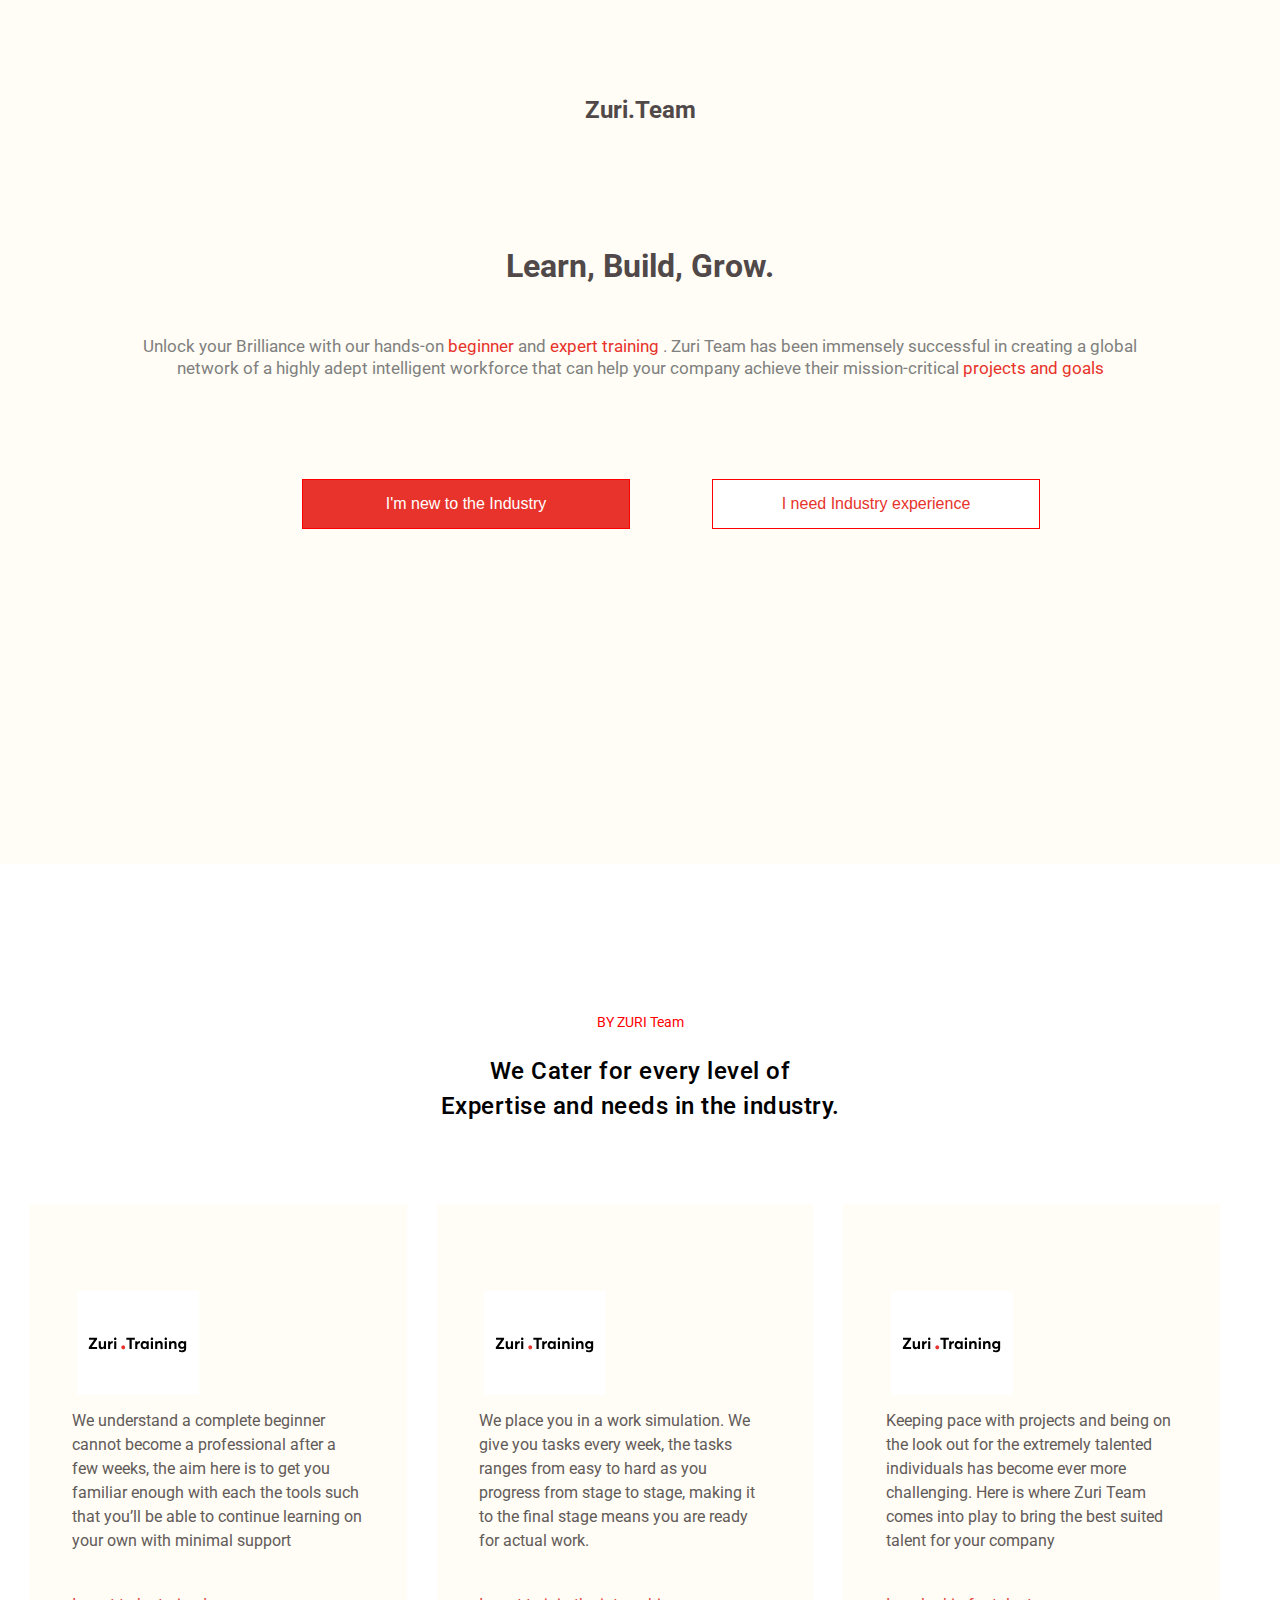
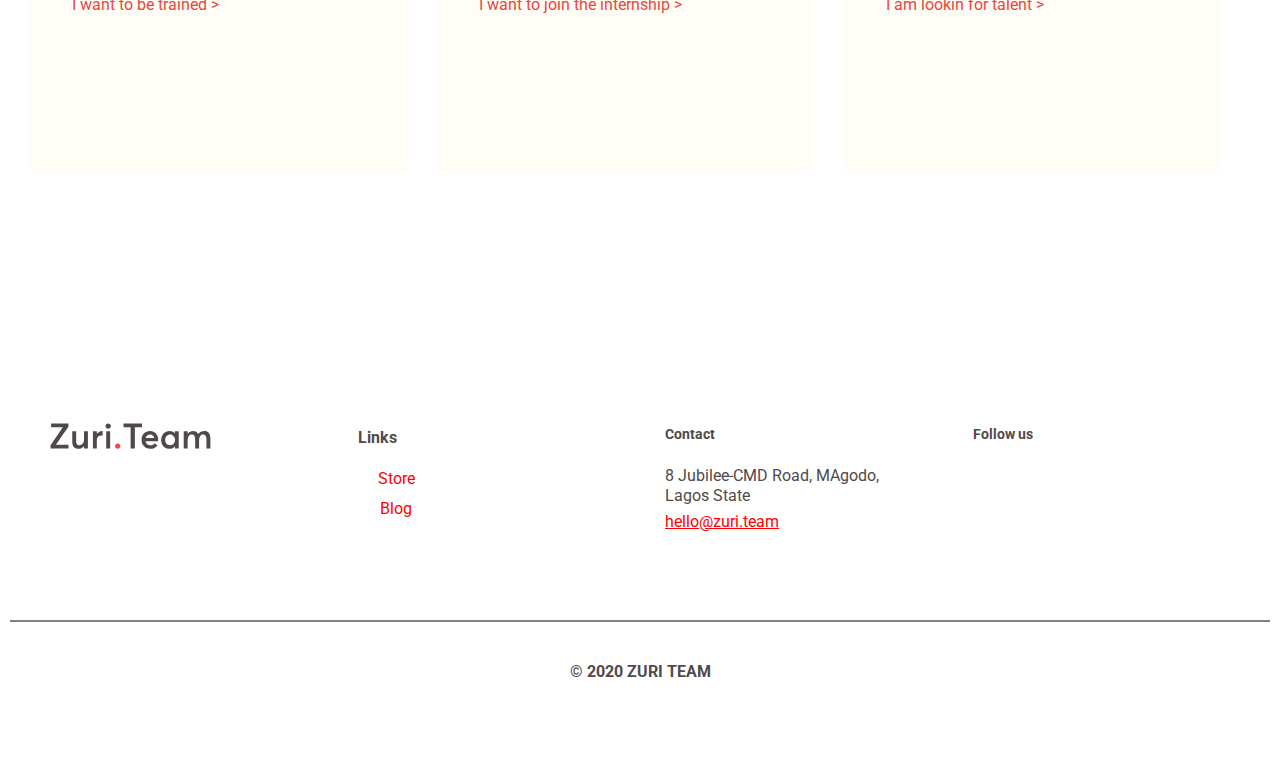
<file: index.html>
<!DOCTYPE html>
<html lang="en">

<head>
    <meta charset="UTF-8">
    <meta http-equiv="X-UA-Compatible" content="IE=edge">
    <meta name="viewport" content="width=device-width, initial-scale=1.0">
    <title>ZuriBoard</title>
    <link rel="stylesheet" href="style.css">
    <link rel="preconnect" href="https://fonts.googleapis.com">
    <link rel="preconnect" href="https://fonts.gstatic.com" crossorigin>
    <link href="https://fonts.googleapis.com/css2?family=Roboto&display=swap" rel="stylesheet">
    <link rel="stylesheet" href="https://cdnjs.cloudflare.com/ajax/libs/font-awesome/6.1.2/css/all.min.css"
     integrity="sha512-1sCRPdkRXhBV2PBLUdRb4tMg1w2YPf37qatUFeS7zlBy7jJI8Lf4VHwWfZZfpXtYSLy85pkm9GaYVYMfw5BC1A==" 
     crossorigin="anonymous" referrerpolicy="no-referrer" />
</head>

<body>
    <div class="container">
        <div class="sub-container">
            <div class="header">
                Zuri.Team
            </div>
            <div class="article">
                <h2>Learn, Build, Grow. </h2>
                <p class="welcome">Unlock your Brilliance with our hands-on <span class="red">beginner</span>  and
                    <span class="red">expert training</span> . Zuri Team has been immensely successful
                    in creating a global network of a highly adept intelligent
                    workforce that can help your
                    company achieve their mission-critical <span class="red">projects and goals</span> </p>
            </div>
            <div class="btn">
                <button class="btn1"> <a href="new.html">I'm new to the Industry</a> </button>
                <button class="btn2"><a href="experience.html">I need Industry experience</a> </button>
            </div>
        </div>
        <div class="note">
            <p>BY ZURI Team</p>
            <h3>We Cater for every level of <br>
                Expertise and
                needs in the industry.
            </h3>
        </div>

        <div class="box">
            <div class="box1">
                <div class="deco">
                    <img src="zuri-training-img.svg" alt="">
                </div>
                <p>We understand a complete beginner cannot become a
                    professional after a few weeks, the aim here is to get you familiar enough with each the tools such
                    that you’ll
                    be able to continue learning on your own with minimal support</p>
                <p> <a href="#">I want to be trained > </a></p>
            </div>

            <div class="box1">
                <div class="deco">
                    <img src="zuri-training-img.svg" alt="">
                </div>
             
                <p>We place you in a work simulation. We give you tasks every
                    week, the tasks ranges from easy to hard as you progress from stage to stage,
                    making it to the final stage means you are ready for actual work.</p>
                <p> <a href="#">I want to join the internship > </a></p>
            </div>

            <div class="box1">
                <div class="deco">
                    <img src="zuri-training-img.svg" alt="">
                </div>
                    <p>Keeping pace with projects and being on the look out for
                    the extremely talented individuals has become ever more challenging. Here is where Zuri Team
                    comes into play to bring the best suited talent for your company</p>
                <p> <a href="#">I am lookin for talent > </a></p>
            </div>
        </div>

        <footer>
            <div class="head">
                <img src="zuri-logo-full.svg" alt="">
            </div>
            <div class="link">
                <h3>Links</h3>
                <ul>
                    <li>Store</li>
                    <li>Blog</li>
                </ul>
            </div>

            <div class="contact">
                <h2>Contact</h2>
                <p>8 Jubilee-CMD Road, MAgodo, <br> Lagos State</p>
                <p> <a href="#">hello@zuri.team</a> </p>
            </div>

            <div class="socials">
                <h2>Follow us</h2>
                <ul>
                    <li><i class="fa-brands fa-facebook"></i></li>
                    <li><i class="fa-brands fa-twitter"></i></li>
                    <li><i class="fa-brands fa-square-instagram"></i></li>
                    <li><i class="fa-brands fa-linkedin"></i></li>
                </ul>
            </div>
        </footer>

        <div class="horizontal"></div>
        <div class="copyright">
           <p>&copy; 2020 ZURI TEAM</p> 
        </div>
    </div>
</body>

</html>
</file>
<file: style.css>
body{
    margin: 0;
    padding: 0;
    font-family: 'Roboto', sans-serif;
    
}
.sub-container{
    padding-top: 10px;
    padding-bottom: 30px;
    background-color:  rgb(255, 253, 245);
}
.red{
    color: #e7332b ;
}
.header{
    padding:13% 18%;
    text-align: center;
    font-size: 24px;
    font-weight: 400px;
    font-weight: bolder;
    color: #514949;
    /* padding-bottom: 0px; */

}
.article{
    margin-bottom: 80px;
}
.article h2{
    text-align: center;
    margin-bottom: 40px;
    font-size: 28px;
    color: #514949;
    letter-spacing: 1px;
}
.welcome{
    text-align: center;
    padding: 0 15px;
    color: grey;
    /* font-weight: 550; */
    line-height: 22px;
    font-size: 17px;
}
.btn{
    margin: 0 30px;
    text-align: center;
    display: grid;
    grid-template-columns: repeat(1);
    color: red;

    
}
.btn1{
    padding:10px ;
    text-align: center;
    border: 1px solid red;
    background-color: none;
    width: 40%;  
    margin: 0 auto 25px ;
    background-color: #e7332b;
    font-size: 18px;
    width: 90%;
}
.btn1 a{
    text-decoration: none;
    color: white;

}
.btn2 a{
    text-decoration: none;
    color: #e7332b;
}
.btn1:hover{
    background-color: white;
    border: 1px solid red;
}
.btn2{
    margin: 0 auto 10%;
    width: 50%;
    border: 1px solid red;
    color:#e7332b;
    padding:10px 20px ;
    text-align: center;
   width: 40%;  
    margin: 0 auto 25px ;
    background-color: white;
    font-size: 18px;
    width: 100%;
}

.note{
    text-align: center;
    margin: 50px 10px 80px;

}

.note h3{
    letter-spacing: 0.5px;
    line-height: 35px;
    font-size: 24px;
    font-weight: 540;
}
.note p{
    color: red;
    font-size:14px ;    
}

.box1{
    background-color:rgb(255, 253, 245);
    padding: 10% 1% 8%;
    width: 80%;
    margin: 0 auto 40px;
}

 .deco{
    width: 10%;
    height: 50%;
    /* background-color: white; */
    padding: 35px;
    margin-bottom: 10px;
    text-align: center;
}

.box1 p{
    margin-bottom: 40px;
    line-height: 25px;
    padding: 0px 30px;
    font-size: 16px;
    line-height: 24px;
    color: #514949;
    opacity: 0.9;
}
 .box1 a {
    color: #e7332b;
    text-decoration: none;
 }

 footer{
    margin-top: 230px;
    text-align: center;
 }
 footer .head img{
    width: 30%;
 }
 footer h2{
    font-size: 32px;
 }
 footer h3{
    font-size: 26px;
    color: #514949;
 }
 footer ul{
    /* margin-top: -40px auto 0 -50px; */
    text-align: center;
    
 }

 footer li{

    list-style-type: none;
    line-height: 50px;

    text-align: center;
    margin: -30px 0 10px -30px;
 }
 .link li{
    color: red;
 }
 .contact a{
    color: red;
 }
 .contact h2{
    color:#514949;
    font-size: 28px;
 }
 .contact p{
    margin-top: -10px;
    color: #514949
 }
 .socials li{
    display: inline-flex;
 }
 .socials h2{
    font-size: 28px;
    color: #514949;
 }
 .fa-brands{
    margin-right: 40px;
 }


 .i{
    color: blue;
 }

.horizontal{
    color: grey;
    border: 1px solid grey;
    margin: 70px 10px 40px;
    /* box-shadow: 1px 1px grey; */
}
.copyright{
    text-align: center;
    margin-bottom: 100px;
    font-weight: bolder;
    color: #514949;
}
@media screen and (min-width: 767px){
    .sub-container{
        margin-top: -50px;
        /* margin-bottom: -150px; */
    }
.article{
    margin-top: -50px;
}
.welcome{
    padding: 10px 50px;
}
.btn{
    display: flex;
    justify-content: space-around;
    padding: 10px 10%;
    
}
.btn button{
    width: 70%;
    margin-right: 20px;
    padding: 15px 30px;
    font-size: 16px;

}
footer{
    /* margin-top: 200px; */
    text-align: center;
    margin: 200px auto 50px;
    /* display: flex; */
    display: grid;
    grid-template-columns: repeat(4, 1fr);
    margin-left: 50px;
}
footer div{
    margin-right: 40px;
    text-align: left;
    line-height: 20px;
}
footer .head img{
    width: 80%;
    margin-top: 10px;
}
.link h3{
    /* margin-top: 1px; */
    font-size: 18px;
}
.link ul{
    margin-left: -100px;
}
.contact h2, .socials h2{
    font-size: 16px;
}
}
@media screen and (min-width: 993px){
    .sub-container{
        margin-top: -80px;
        padding-bottom: 300px;
    }
.article{
    margin-top: -70px;
}
.welcome{
    padding: 10px 120px;
} 
.article h2{
    font-size: 32px;
    letter-spacing: normal;
}
.btn{
    display: flex;
    justify-content: space-around;
    padding: 10px 200px;
    
}
.btn button{
    width: 40%;
    margin-right: 10px;
    padding: 15px 5px;
    font-size: 16px;

}
.note{
    margin-top: 150px;
}
.box{
    display: flex;
    justify-content: space-around;
    padding-left: 30px;
    padding-right: 30px;
}
.box div{
    margin-right: 30px;
    /* padding-bottom: 200px; */
}
.box div img{
    margin-top: -70px;

}
.box1 :nth-child(2){
    color: #514949;
    margin-top: -120px;
}
.box1{
    padding-bottom: 200px;
}
footer{
    /* margin-top: 200px; */
    text-align: center;
    margin: 200px auto 50px;
    /* display: flex; */
    display: grid;
    grid-template-columns: repeat(4, 1fr);
    margin-left: 50px;
}
footer div{
    margin-right: 40px;
    text-align: left;
    line-height: 20px;
}
footer .head img{
    width: 60%;
    margin-top: 10px;
}
.link h3{
    /* margin-top: 1px; */
    font-size: 16px;
    padding-bottom: 20px;
}
.link ul{
    margin-left: -200px;
}
.contact h2, .socials h2{
    font-size: 14px;
    padding-bottom: 20px;
}

}
</file>
